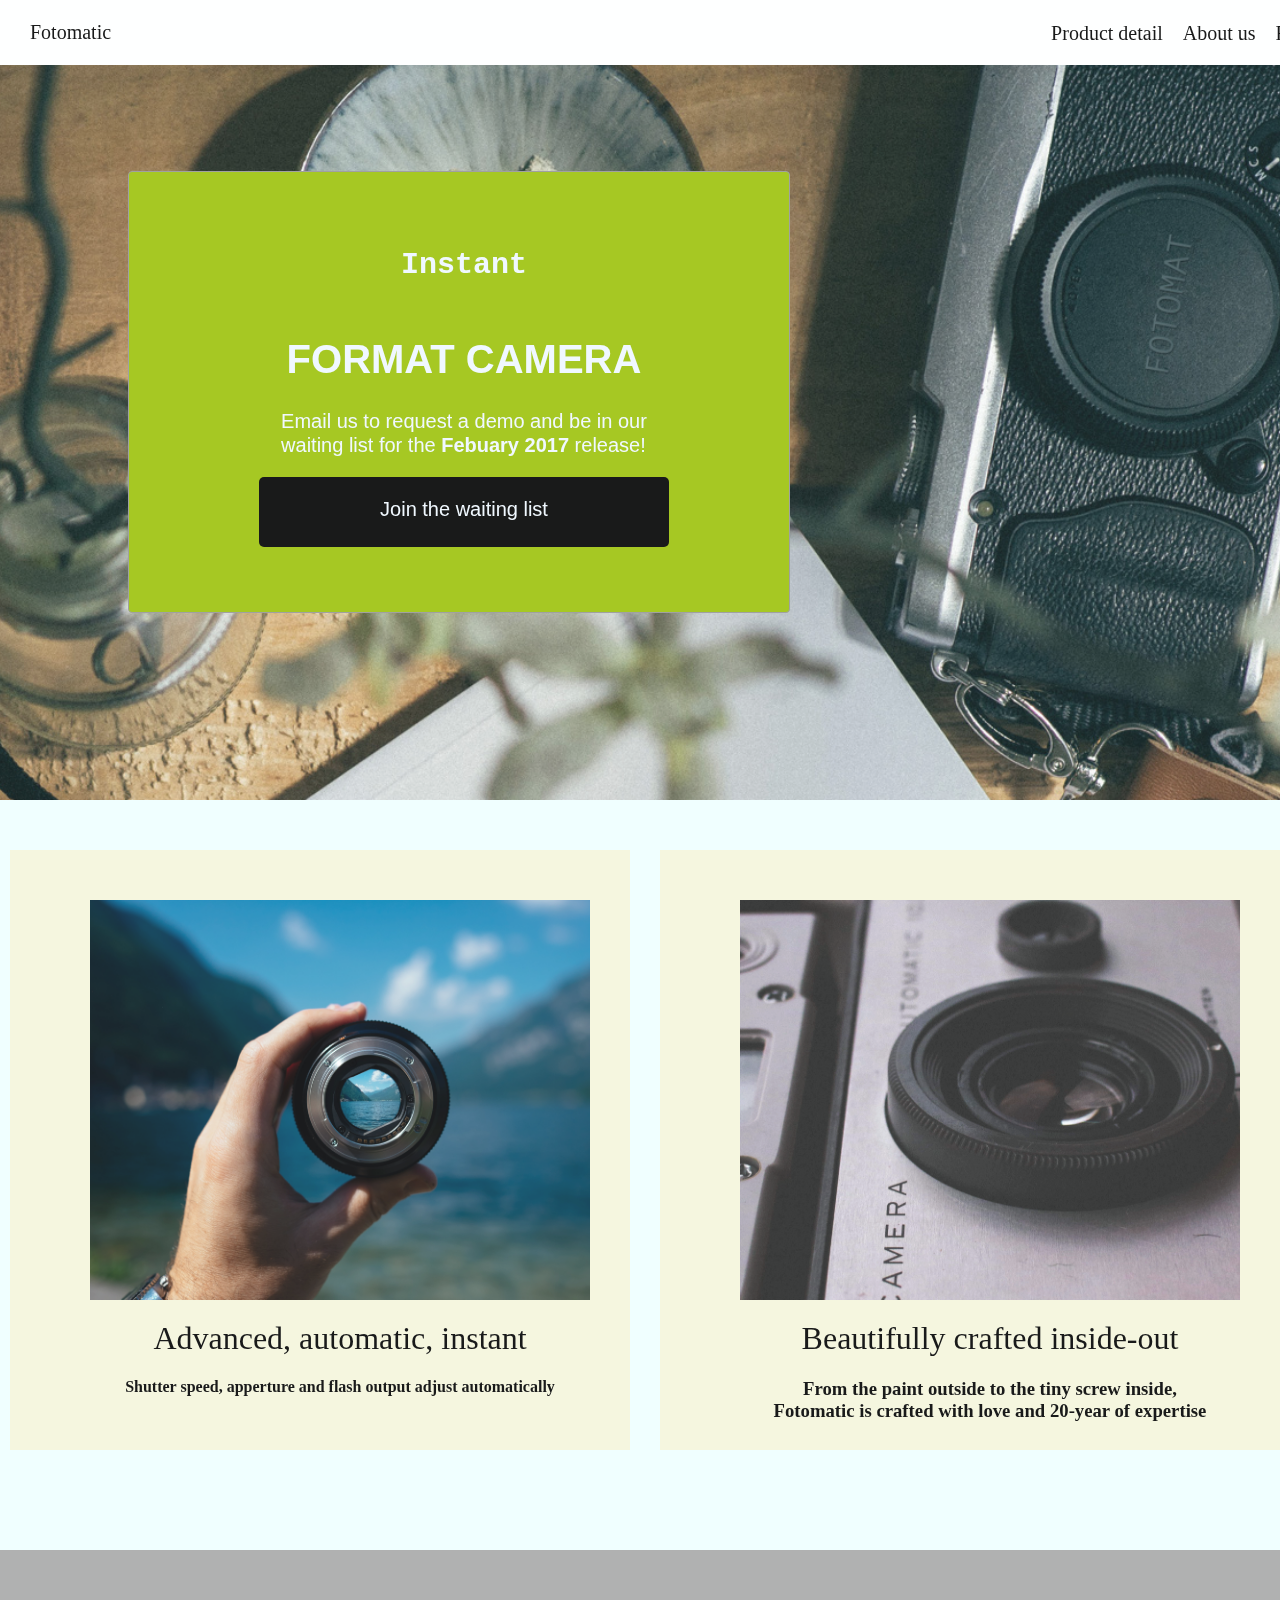
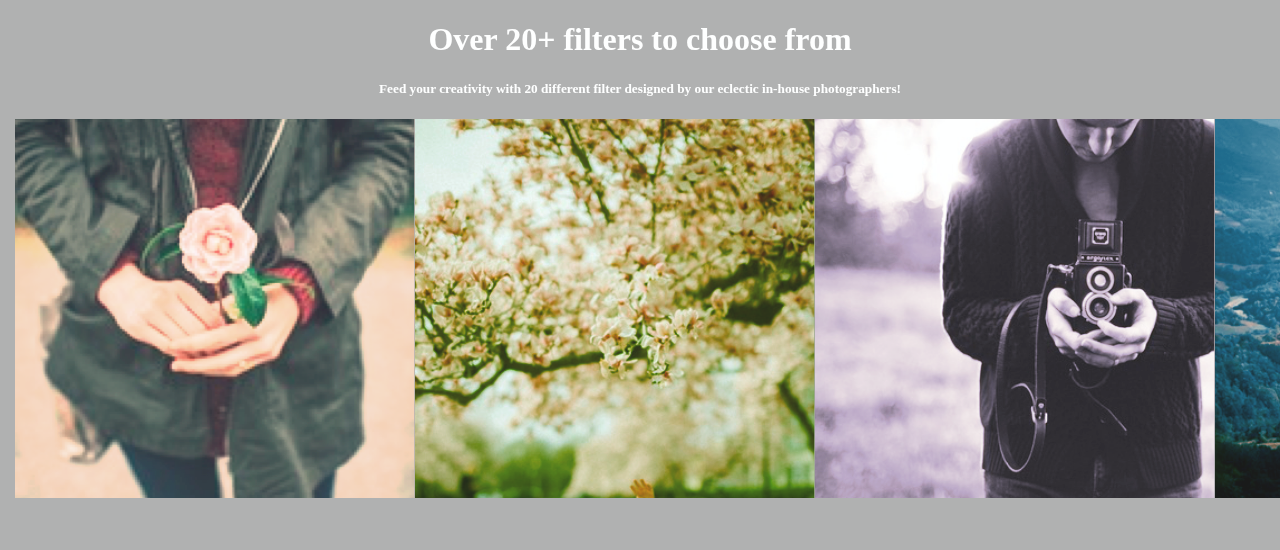
<file: Company Home Page with Flexbox/index.html>
<!DOCTYPE html>
<html lang="en">
<head>
    
    <meta charset="UTF-8">
    <meta name="viewport" content="width=device-width, initial-scale=1.0">
    <title>Document</title>
    <link rel="stylesheet" href="./index.css">
</head>
<body>
    <header>
      <div class="content">
        <a href="#" class="top">Fotomatic</a>
        <nav class="desktop">
            <ul>
                <li><a href="#">Product detail</a></li>
                <li><a href="#">About us</a></li>
                <li><a href="#">Follow us<img src="./images/instagram.png" class="icon"></a></li>
            </ul>
        </nav>
      </div>
    </header>


    <div class="contain">
      <div class="sign">
          <div class="content">
          <h2 class="cursive" >Instant</h2>
          <h1 class="striking">FORMAT CAMERA</h1>  
          
          <div class="email">
          <span>
          Email us to request a demo and be in our <br>
          waiting list for the <strong>Febuary 2017</strong> release!
          </span>
      </div>
          <div class="button">Join the waiting list</div>
      </div>
  </div>
</div>

<!-- Part-three -->
<div class="picture">
<div class="num1">
  <div class="picture-one">
    <h1 class="font-one">Advanced, automatic, instant</h1>
    <h4 class="font-two">Shutter speed, apperture and flash output adjust automatically</h3>
  </div>
</div>

<div class="num2">
  <div class="picture-two">
    <h1 class="font-one">Beautifully crafted inside-out</h1>
    <h3 class="font-two">From the paint outside to the tiny screw inside,<br>  Fotomatic is crafted with love
      and 20-year of expertise</h3>
  </div>
</div>
</div>

<div class="contain-black">
  <div class="text">
  <h1>Over 20+ filters to choose from</h1>
  <h5>Feed your creativity with 20 different filter designed by our eclectic in-house photographers!</h5>
</div>
  <div class="photo">
  <img src="./images/filter-1.png" class="pictures">
  <img src="./images/filter-2.png" class="pictures">
  <img src="./images/filter-3.png" class="pictures">
  <img src="./images/filter-4.png" class="pictures">
  </div>

</div>
</body>
</html>
</file>
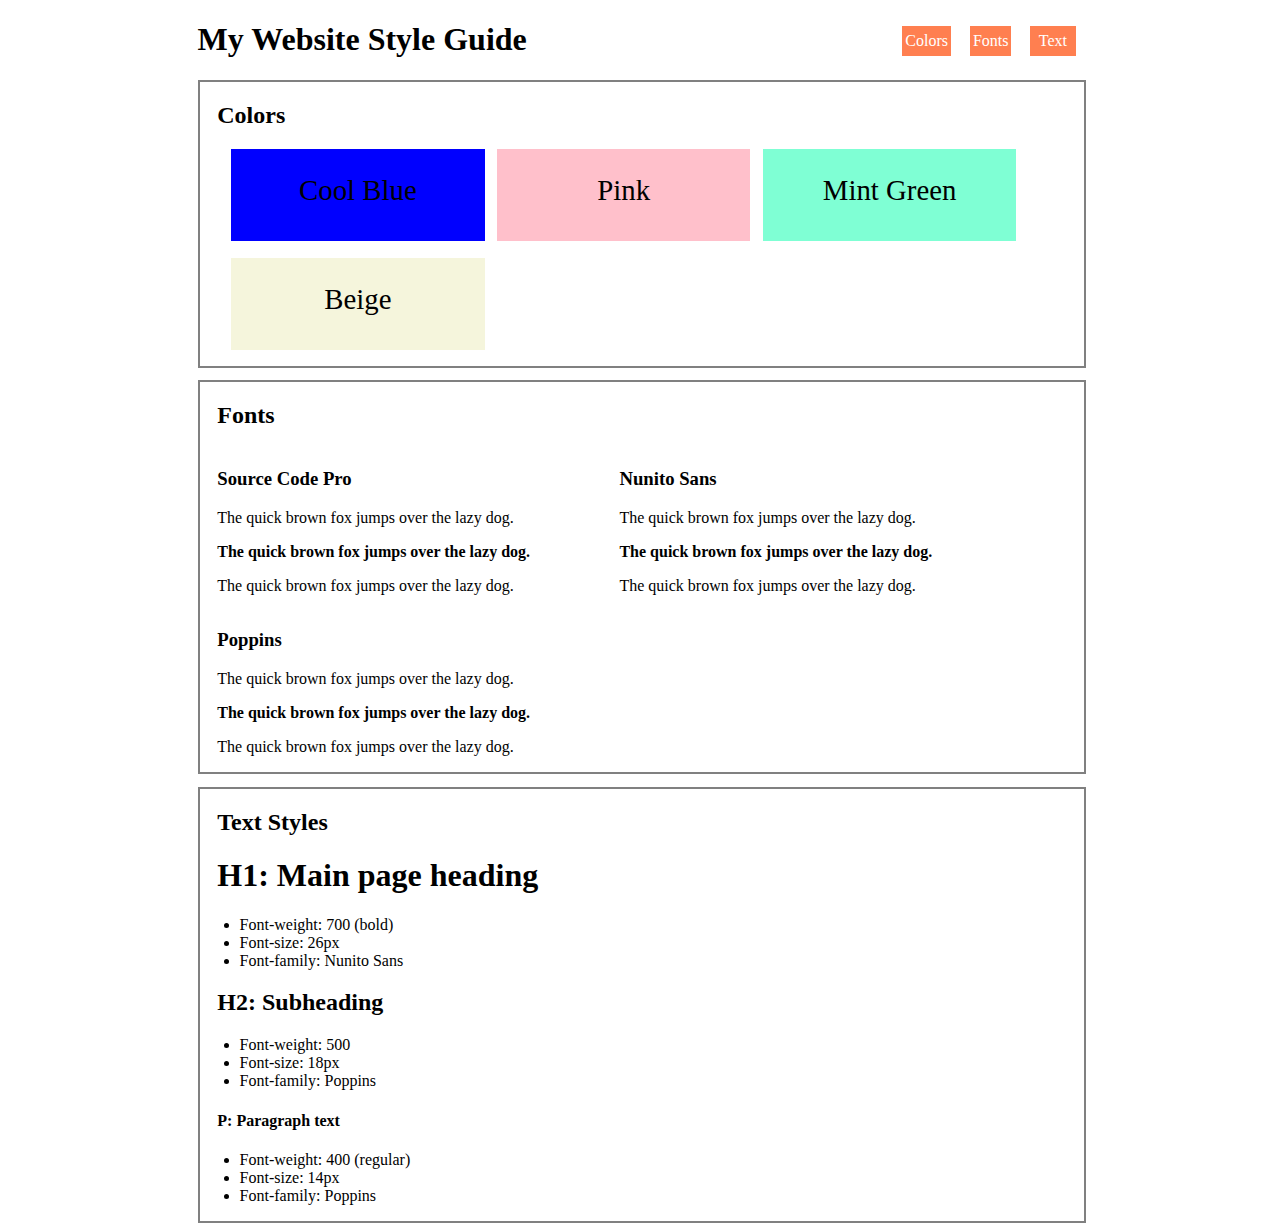
<file: My Website Style Guide/index.html>
<!DOCTYPE html>
<html lang="en">
<head>
    <meta charset="UTF-8">
    <meta name="viewport" content="width=device-width, initial-scale=1.0">
    <title>Document</title>
    <link href="styles.css" rel="stylesheet" />
</head>
<body>
    <header>
        
        <nav class="right">
            <a href="#color">Colors</a>
            <a href="#font">Fonts</a>
            <a href="#Text">Text Styles</a>             
        </nav>

    <div class="border">
    <h1 class="Website">My Website Style Guide</h1>
    <div class="contain-one">
        <h2 id="color"  style="margin-left: 2%;">Colors</h2>
        <ul class="colors">
            <li class="blue">Cool Blue</li>
            <li class="pink">Pink</li>
            <li class="green">Mint Green</li>
            <li class="beige">Beige</li>
        </ul>
    </div>

    <div class="contain-two">
        <h2 id="font" style="margin-left: 2%;">Fonts</h2>
        <div class="one">
            <h3>Source Code Pro</h3>
            
           <p>The quick brown fox jumps over the lazy dog.</p>

           <p><strong>The quick brown fox jumps over the lazy dog.</strong></p>
                
           <p>The quick brown fox jumps over the lazy dog.</p>  
          
        </div>
        <div class="two">
            <h3>Nunito Sans</h3>
            
           <p>The quick brown fox jumps over the lazy dog.</p>

           <p><strong>The quick brown fox jumps over the lazy dog.</strong></p>
                
           <p>The quick brown fox jumps over the lazy dog.</p>  
          
        </div>

        <div class="three">
            <h3>Poppins</h3>
            
           <p>The quick brown fox jumps over the lazy dog.</p>

           <p><strong>The quick brown fox jumps over the lazy dog.</strong></p>
                
           <p>The quick brown fox jumps over the lazy dog.</p>  
          
        </div>
    </div>

    <div class="contain-three">
        <h2 id="Text" style="margin-left: 2%;">Text Styles</h2>
        <h1 style="margin-left: 2%;">H1: Main page heading</h1>
        <ul>
            <li>Font-weight: 700 (bold)</li>
            <li>Font-size: 26px</li>
            <li>Font-family: Nunito Sans</li>
        </ul>

        <h2 style="margin-left: 2%;">H2: Subheading</h1>
        <ul>
            <li>Font-weight: 500</li>
            <li>Font-size: 18px</li>
            <li>Font-family: Poppins</li>
        </ul>

        <h4 style="margin-left: 2%;">P: Paragraph text</h1>
            <ul>
                <li>Font-weight: 400 (regular)</li>
                <li>Font-size: 14px</li>
                <li>Font-family: Poppins</li>
            </ul>
    </div>
</div>
</body>
</html>
</file>
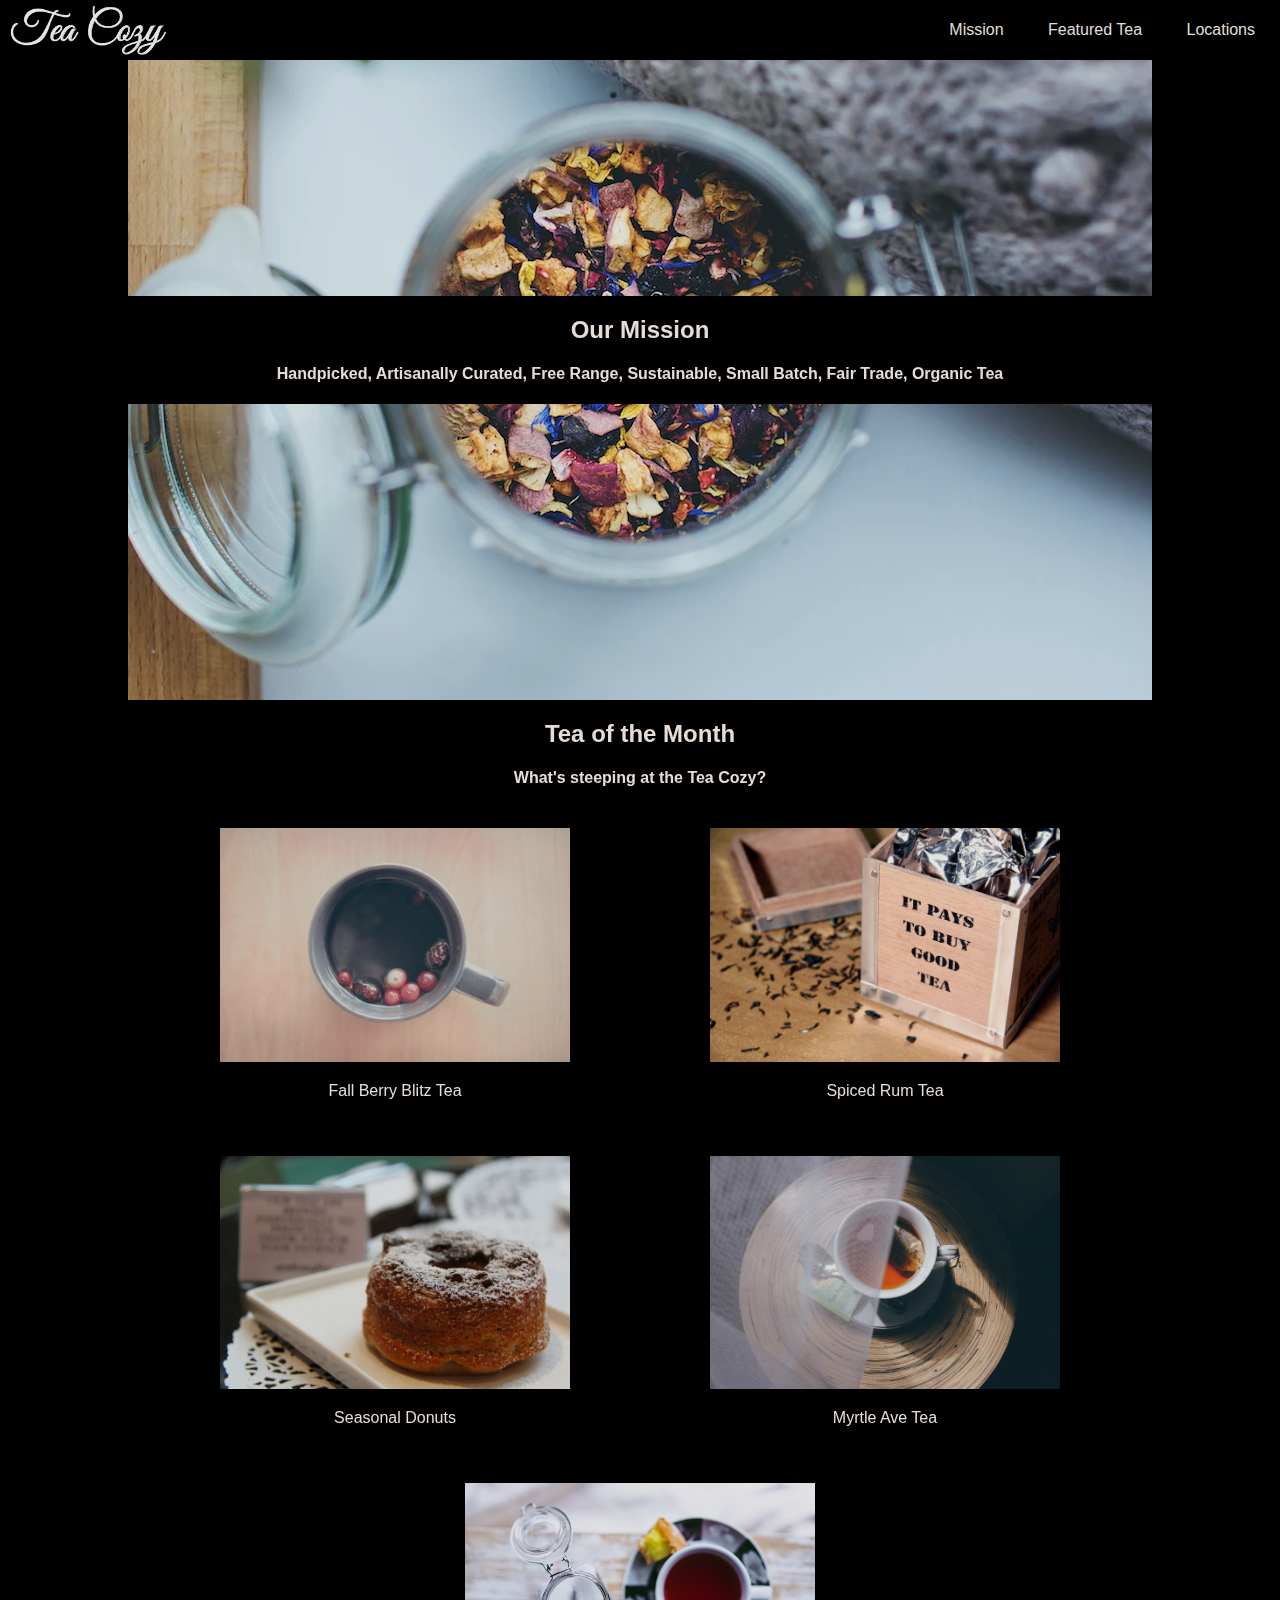
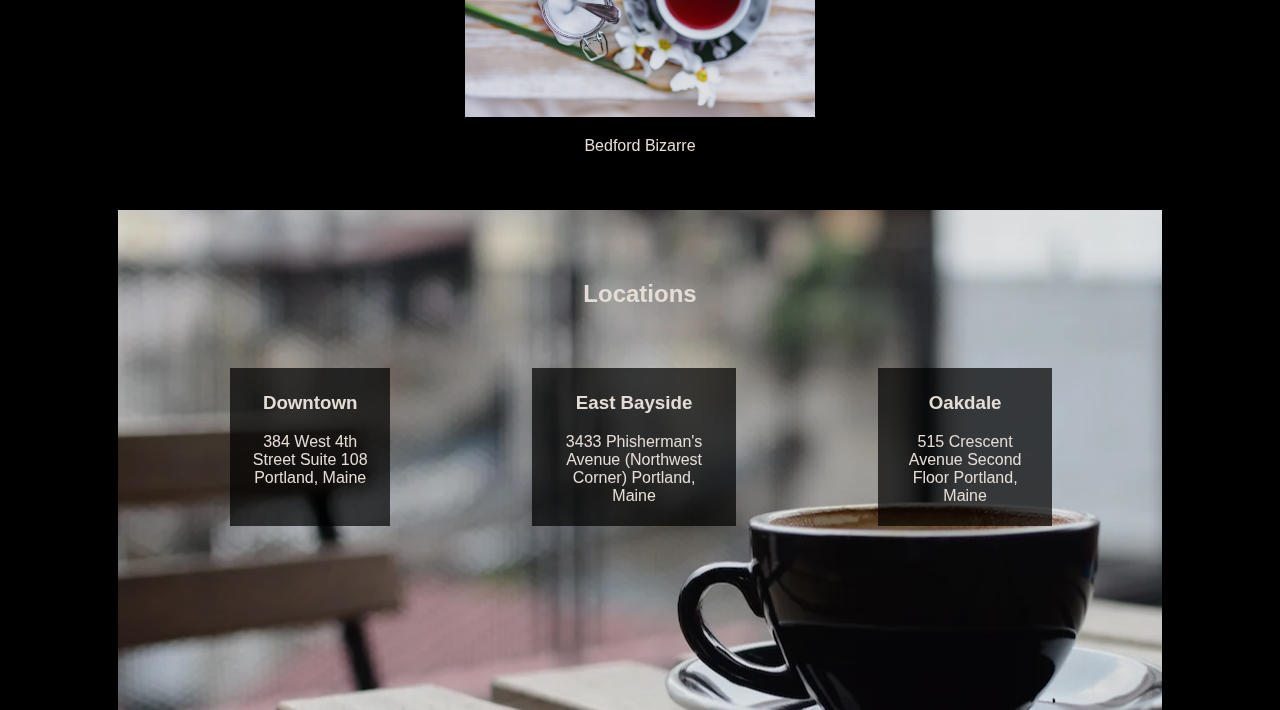
<file: Tea cozy/index.html>
<!DOCTYPE html>
<html lang="en">
<head>
    <meta charset="UTF-8">
    <meta name="viewport" content="width=device-width, initial-scale=1.0">
    <title>Tea Cozy</title>
    <link href="./index.css" rel="stylesheet" />
</head>
<body style="background-color:black">
    <header>
    <img src="./jpg/Logo.webp" alt="Tea Cozy" class="Logo">
    <nav id="nav">
        <ul>
            <li><a href="">Mission</a></li>
            <li><a href="">Featured Tea</a></li>
            <li><a href="">Locations</a></li>
        </ul>
    </nav>
</header>


<div id="Mission">
    <div class="text">
        <h2>Our Mission</h2>
        <h4>Handpicked, Artisanally Curated, Free Range, Sustainable, Small Batch, Fair Trade, Organic Tea</h4>     
    </div>
</div>

<div id="Tea">
        <h2>Tea of the Month</h2>
        <h4>What's steeping at the Tea Cozy?</h4>     
        <div class="image">
            <div class="Tea-images">
                <img src="./jpg/Berry.webp" alt="Berry">
                <p>Fall Berry Blitz Tea</p>
            </div>

            <div class="Tea-images">
                <img src="./jpg/spiced.jpg" alt="Spiced">
                <p>Spiced Rum Tea</p>
            </div>
         
            <div class="Tea-images">
                <img src="./jpg/Donut.webp" alt="Donuts">
                <p>Seasonal Donuts</p>
            </div>

            <div class="Tea-images">
                <img src="./jpg/Myrtle.jpg" alt="Myrtle ">
                <p>Myrtle Ave Tea</p>
            </div>

            <div class="Tea-images">
                <img src="./jpg/Bedford.webp" alt="Bedford">
                <p>Bedford Bizarre</p>
            </div>
        </div>
</div>

<div class="Locations">
    <h2>Locations</h2>
    <div class="contain">
        <div class="location">
            <h3>Downtown</h3>
            <p>
        384 West 4th Street
             Suite 108
           Portland, Maine
            </p>
        </div>

        <div class="location">
            <h3>East Bayside</h3>
            <p>
            3433 Phisherman's Avenue
                (Northwest Corner)
                Portland, Maine
            </p>
        </div>


        <div class="location" id="Oakdale">
            <h3>Oakdale</h3>
            <p>
            515 Crescent Avenue
                Second Floor
               Portland, Maine
            </p>
        </div>
    </div>
</div>

</body>
</html>
</file>
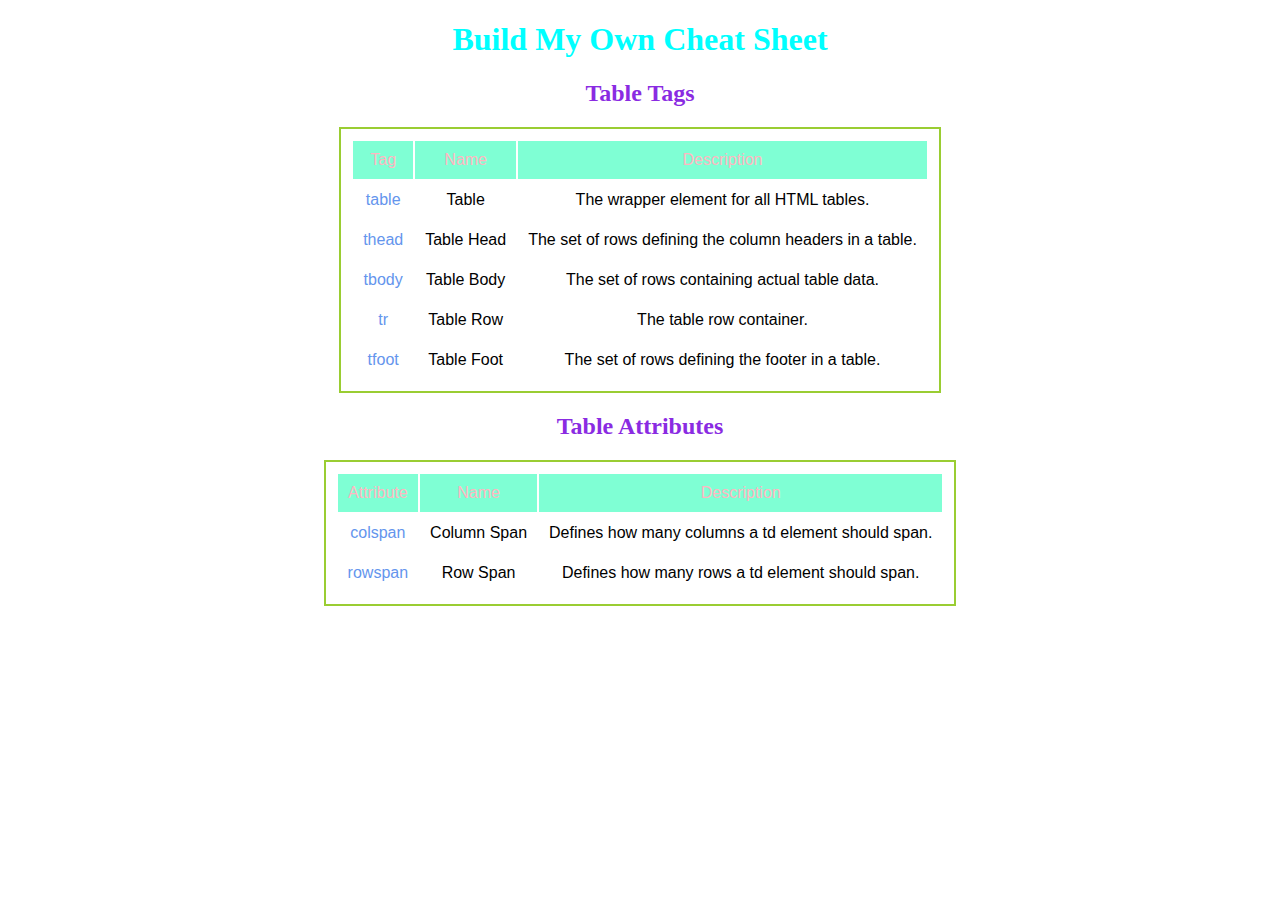
<file: 表格/index.html>
<!DOCTYPE html>
<html lang="en">
<head>
    <meta charset="UTF-8">
    <meta name="viewport" content="width=device-width, initial-scale=1.0">
    <link rel="stylesheet" href="./styles.css">
    <title>Document</title>
</head>
<body>
    <h1 style="text-align: center;color: aqua;">Build My Own Cheat Sheet</h1>
    <header>
    <h2 style="text-align: center;">Table Tags</h2>
    </header>
    <table>
      <thead>
       <tr>
        <td>Tag</td>
        <td>Name</td>
        <td>Description</td>
       </tr>
       </thead>
      <tbody>
        <td class="first">table</td>
        <td >Table</td>
        <td>The wrapper element for all HTML tables.</td>
       </tr>

       <tr>
        <td class="first">thead</td>
        <td>Table Head</td>
        <td>The set of rows defining the column headers in a table.</td>
       </tr>
        

       <tr>
        <td class="first">tbody</td>
        <td>Table Body</td>
        <td>The set of rows containing actual table data.</td>
       </tr>

       <tr>
        <td class="first">tr</td>
        <td>Table Row</td>
        <td> 	The table row container.</td>
       </tr>

       <tr>
        <td class="first">tfoot</td>
        <td>Table Foot</td>
        <td>The set of rows defining the footer in a table.</td>
       </tr>
    </tbody>
    </table>
    
    <header>
    <h2 style="text-align: center;">Table Attributes</h2>
    </header>
    
    <table>
        <thead>
    <tr>
        <td>Attribute</td>
        <td>Name</td>
        <td>Description</td>
    </tr>
       </thead>
    <tbody>
    <tr>
        <td class="first">colspan</td>
        <td>Column Span</td>
        <td>Defines how many columns a td element should span.</td>
    </tr>

    <tr>
        <td class="first">rowspan</td>
        <td>Row Span</td>
        <td>Defines how many rows a td element should span.</td>
    </tr>
</tbody>
</table>
</body>
</html>
</file>
<file: Company Home Page with Flexbox/index.css>
body{
  background-color: azure;
  text-align: center;
  margin: 0;
  padding: 0;
  opacity: 0.9;
}
header{
  display: flex;
  width: 100%;
  position: fixed;
  align-items: center;
  justify-content: space-between;
  background-color:white;
  z-index: 5;
 
}
.content{
  display: flex;
  align-items: center;
  justify-content: space-between;
  font-size: 20px;
  text-align: justify; /*两端对齐 */

}
.top{
  margin-left: 30px;
  text-decoration: none;
  color: black;
  margin-top: 0px;
}
.desktop ul {
  display: inline-block;
  white-space: nowrap; 
margin-left: 1090px;
margin-top: 20px;

}
ul li{
 display: inline-block;
 white-space: nowrap; 
  padding-right: 15px;
 
}
li a{
  display: inline-block;
  color: black;
  text-decoration: none;
  font-size: 20px;
}

.icon{
  width: 20px;
  padding-left: 10px;
}
/*Part two*/
.contain{
  margin: 0;
  padding: 0;
  display: flex;
  height: 800px;
  background-repeat: no-repeat;
  background-size: cover;
  background-image: url("images/banner-landingpage.jpg");
  background-position: bottom;

}

.sign{
  position: relative;
  width: 500px;
  height: 400px;
  z-index: 1;
  top: 171px;
  left: 10%;
  padding: 0 5rem 2.5rem 5rem;
  border: solid 1px #979797;
  border-radius: 4px;
  background-color: #9dc20b;
}
.sign .content{
 justify-content: center;
 margin-left: 50px;
  width: 25.625rem;
  display: flex;
  flex-wrap: wrap;
  margin-top: 50px;
  line-height: 1.2;
  font-family: "Roboto", sans-serif;
  color: aliceblue;
}

.cursive{
 font-size: 30px;
  font-family: "Space Mono", monospace;
  font-weight: 400;
  font-weight: bold;
  font-style: normal;
}


.button{
  margin-top: 20px;
 text-align: center;
  padding-top: 20px;
  border-radius: 5px;
  width: 450px;
  height: 50px;
  background-color:black;
}

/* part3 */
.picture{
  margin-top: 50px;
  display: flex;
  margin-left: 10px;
  justify-content: center;
}
.num1{
  width: 700px;
  height: 600px;
 background-color:beige;

}
.picture-one{
  width: 500px;
  height: 400px;
  background-size: cover;
  background-repeat: no-repeat;
  background-image: url("./images/feature-1.png");
  margin-left: 80px;
  margin-top: 50px;
}
.font-two{
  margin-bottom: 300px;
  white-space: nowrap; 
}
.font-one{
  
  font-weight: normal;
 padding-top: 420px;
}

.num2{

  width: 700px;
  height: 600px;
  background-color:beige;
  margin-left: 30px;
 
 }
 .picture-two{
   width: 500px;
   height: 400px;
   background-size: cover;
   background-repeat: no-repeat;
   background-image: url("./images/feature-2.png");
   margin-left: 80px;
   margin-top: 50px;
 }

 /* part-four */
 .contain-black{
  margin-top: 100px;
  width: 100%;
  height: 600px;
  background-color: darkgrey;
 }

 .text{
  color: white;
 padding-top: 50px;
 }
.pictures{
  width: 400px;
}
 .photo{
  margin-left: 15px;
  margin-bottom: 20px;
  display: flex;
 }

 @media only screen and (min-width: 100px)  {  
  .desktop ul {  
    margin-left: 900px;  
  }  
}
</file>
<file: My Website Style Guide/styles.css>
.right {
    float: right;
   margin-right: 15%;
   margin-top: -5px;
}
.right a::before,
.right  a::after {
  content: "";
  position: absolute;
 border-color: coral;
  border-style: solid;
  border-width: 10px 0px;
}
.right a::before {
    left: -10px;
    border-left-color:transparent;
  }
  .right a{
    color: #fff;
    background:  coral;
    text-decoration: none;
    position: relative;
    height: 30px;
    line-height: 30px;
    text-align: center; 
    padding: 0 3px;
}
  .right a::after {
    left: 100%;
    border-color: transparent;
    border-left-color:coral;
  }
  .right a:hover {
    background-color: aquamarine;
  }
  .right  a:hover::before {
    border-color: aquamarine;;
    border-left-color: transparent;
  }
  .right  a:hover::after {
    border-left-color: aquamarine;;
  }


nav{
    width: 15%;
    display: flex;
    justify-content: space-between;
}
nav a{
    padding:10px 0;
    margin: 5%;
    color: #2c553c;
}
/* Part-one */
.Website{
    margin-left: 15%
}
.contain-one{
    border: 2px solid gray;
    width: 70%;
    margin-left: 15%
}
.blue{
    background-color: blue;
}
.pink{
    background-color: pink;
}
.green{
    background-color: aquamarine;
}
.beige{    
    background-color: beige;
}

.colors li{
    margin-left: -1%;
    font-size: 180%;
    padding-bottom: 4%; 
    text-align: center;
    padding-top:3%;
    display: inline-block;
    width: 30%;
    height: 15%;
}
.colors .beige{
    margin-top: 2%;
}
.colors .pink{
    margin-left: 1%;
}
.colors .green{
    margin-left: 1%;
}
/* Part-two */

.contain-two{
    margin-top: 1%;
    border: 2px solid gray;
    width: 70%;
    margin-left: 15%
}
.one{
    display: inline-block;
    width:45%;
    text-align: left;
    margin-left: 2%;
}
.two{
        display: inline-block;
        width:52%;
        text-align: left;     
}
.three{
    text-align: left;
    margin-left: 2%;
}

/* Part-three */
.contain-three{
    margin-top: 1%;
    border: 2px solid gray;
    width: 70%;
    margin-left: 15%
}
</file>
<file: Tea cozy/index.css>
body {
    font-family: Helvetica;
    color: seashell; 
    text-align: center;
    background-color: black; 
    opacity: 0.9;
    margin: 0;
    padding: 0;
}
header {
    background-color: black;
    display: flex; 
    /*  display: flex 会使得容器内的子元素遵循弹性盒子布局模型
    而不再遵循传统的块级和行内布局模型*/
    position: fixed; 
    width: 100%;
    align-items: center;
    justify-content: space-between;
    /*space-between:在每行上均匀分配弹性元素。相邻元素间距离相同。
    每行第一个元素与行首对齐，每行最后一个元素与行尾对齐。*/
}
.Logo{
    height: 50px;
    margin-top: 5px;
    margin-bottom: 5px;
    margin-left: 10px;
}

#nav li {
    list-style: none; /*移除列表（<ul> 或 <ol> 元素 */
    margin-right: 10px;
    padding: 0px 15px;
    display: inline-block; /*用于将元素的显示类型设置为行内块级元素*/
}
#nav li a {
    cursor: pointer; /* cursor: pointer 悬浮于连接上时，通常为手 */
    text-decoration: none; /*去掉链接(下划线) */
    color: seashell;
    font-weight: 500;
}

/* Our Mission */

#Mission{
    margin: 0 auto;
    /* margin: 0 auto; 0 表示在上、右、下、左方向上都没有外边距。
    auto 表示在水平方向上自动分配外边距。*/
    display: flex;
    background-image: url("./jpg/Background.webp");
    width: 80%;
    height: 700px;
    background-repeat: no-repeat;
    background-position: center;
    justify-content: center;/* 使得容器内的子元素在主轴上居中对齐*/
    
}
.text{
    margin: auto;
    background-color:black;
    width: 100%;
    padding: 0px 20px;
}


/*Tea of the Month*/
#Tea .Tea-images{
    display: inline-block;
    margin:20px;
}

.Tea{
    padding-top: 50px;
    padding-bottom: 50px;
    margin: 0 auto;
    width: 80%;
}
.image {
        display: flex;
        flex-wrap: wrap;
        justify-content: center;
        margin-top: 20px; /* 调整上方间距 */
    
}
.Tea-images {
    flex: 1 1 600px; /* 设置弹性增长、收缩和基准宽度 */
    max-width: 450px; /* 设置最大宽度 */
    margin: auto;
    padding: auto;
   
   
}

.Tea-images img {
width: 350px;
margin:0 auto;
}


/*Locations*/
.Locations{
    background-image: url("./jpg/Locations.webp");
    margin: 0 auto;
    width: 80%;
    height: 500px;
    padding: 0 10px;
    background-repeat: no-repeat;
    background-position: center;
}

.Locations h2{
    
    padding-top: 70px;
    padding-bottom: 40px;

}
.contain {
    width: 100%;
    display: flex;
}
.contain .location{
    margin-left: 10%;
}
.location {
    justify-content: space-between;

    margin-left: 1px;
    margin-right: 40px;
    padding: 5px 20px;
    background-color: rgba(0, 0, 0, 0.7);
}

#Oakdale{
    margin-right: 100px;
}
</file>
<file: 表格/styles.css>
.first{
   color: cornflowerblue;
}
table {
    text-align: center;
    border: 2px solid yellowgreen;
}

table, tr, td {
    margin: 0 auto;
    padding: 10px;
    font-family: 'Franklin Gothic Medium', 'Arial Narrow', Arial, sans-serif;
    text-align: center;
    box-sizing: border-box;
    
}


header {
    color: blueviolet;
}

thead {
   color:lightpink;
    background-color: aquamarine;
}

/* 修改带有类别 "first" 的单元格元素的文字颜色为蓝色 */
</file>
